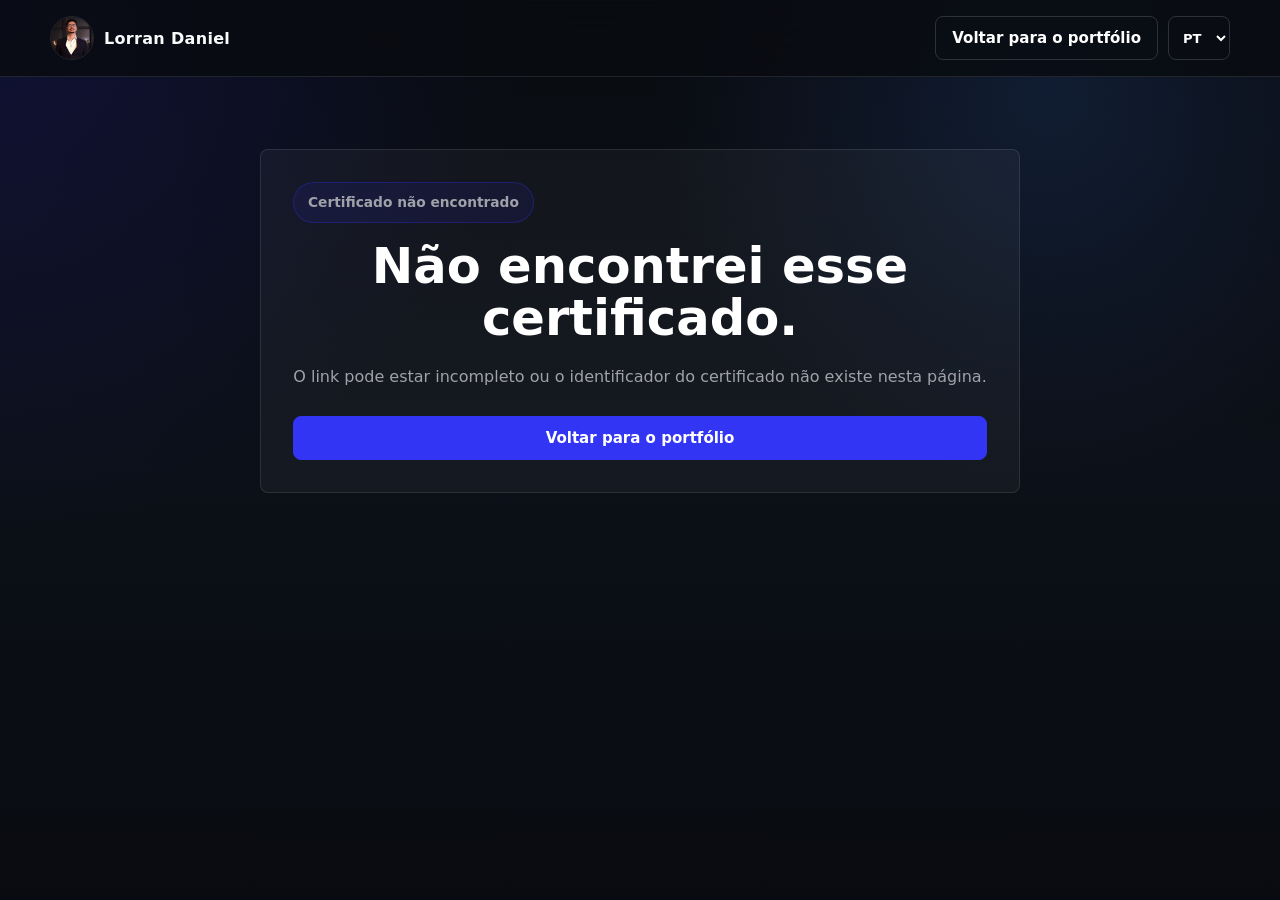
<file: certificado.html>
<!doctype html>
<html lang="pt-BR">
  <head>
    <meta charset="UTF-8" />
    <meta name="viewport" content="width=device-width, initial-scale=1.0" />
    <title>Detalhe do Certificado | Lorran Daniel</title>
    <meta
      name="description"
      content="Detalhe de certificado do portfólio técnico de Lorran Daniel."
    />
    <meta property="og:title" content="Detalhe do Certificado | Lorran Daniel" />
    <meta
      property="og:description"
      content="Visualização detalhada dos certificados e competências técnicas de Lorran Daniel."
    />
    <meta property="og:type" content="article" />
    <link rel="icon" href="favicon.ico?v=20261102" sizes="any" />
    <link rel="icon" type="image/png" sizes="16x16" href="img/favicon-16x16.png?v=20261102" />
    <link rel="icon" type="image/png" sizes="32x32" href="img/favicon-32x32.png?v=20261102" />
    <link rel="apple-touch-icon" sizes="180x180" href="img/apple-touch-icon.png" />
    <link rel="stylesheet" href="css/document-viewer.css?v=20261102-portfolio" />
    <link rel="stylesheet" href="css/style.css?v=20261102-portfolio" />
    <link rel="stylesheet" href="css/brand.css?v=0.6.15" />
  </head>
  <body>
    <header class="site-header">
      <nav class="container nav" aria-label="Navegação principal">
        <a class="brand" href="index.html">
          <img class="brand-avatar" src="img/lorran-daniel-avatar.jpg?v=0.6.15" width="44" height="44" alt="" />
          <span>Lorran Daniel</span>
        </a>
        <div class="certificate-nav-actions">
          <button class="button" type="button" data-back>Voltar para o portfólio</button>
          <select id="languageSelect" class="certificate-language-select" aria-label="Selecionar idioma">
            <option value="pt">PT</option>
            <option value="en">EN</option>
          </select>
        </div>
      </nav>
    </header>

    <main id="app"></main>
    <button id="scrollTopBtn" type="button" title="Voltar ao topo">↑ Topo</button>

    <script>
      const certificates = {
        "aws-ai-practitioner": {
          title: "AWS AI Practitioner - Discovery Day",
          category: "Cloud & IA",
          issuer: "AWS",
          description:
            "Credencial de fundamentos de inteligência artificial aplicada ao ecossistema AWS.",
          pdf: "certificados/aws-ai-practitioner-discovery-day.pdf",
          details: [
            ["Emissor", "AWS"],
            ["Data", "09/08/2025"],
            ["Carga horária", "4 horas"],
            ["Credencial", "8A79068F-35A1-48F4-BA66-CEAE7CDE9C5A"],
          ],
          learned: [
            "Fundamentos de inteligência artificial e principais possibilidades de aplicação em ambientes cloud.",
            "Visão introdutória sobre IA generativa, machine learning e uso responsável de soluções de IA.",
            "Relação entre serviços AWS, automação e modernização de ambientes técnicos.",
          ],
        },
        "hack-fix-cpps": {
          title: "Certified Phishing Prevention Specialist (CPPS)",
          category: "Cybersecurity",
          issuer: "Hack & Fix Academy",
          description:
            "Reconhecimento em prevenção de phishing e práticas defensivas contra ataques baseados em engenharia social.",
          pdf: "certificados/hack-fix-certified-phishing-prevention-specialist-cpps.pdf",
          details: [
            ["Emissor", "Hack & Fix Academy"],
            ["Data", "20/12/2025"],
            ["Carga horária", "Não informada no certificado"],
            ["ID do certificado", "4119-1480-2348-3994"],
          ],
          learned: [
            "Identificação de sinais comuns de phishing em mensagens, links e comunicações suspeitas.",
            "Boas práticas de prevenção e conscientização para reduzir risco humano em segurança.",
            "Importância de validação, reporte e resposta rápida diante de tentativas de fraude.",
          ],
        },
        "crowdstrike-falcon-101": {
          title: "FALCON 101: Falcon Platform Essentials",
          category: "EDR & SecOps",
          issuer: "CrowdStrike",
          description:
            "Curso essencial sobre a plataforma Falcon, com foco em operação e conceitos de proteção de endpoints.",
          pdf: "certificados/crowdstrike-falcon-101-platform-essentials.pdf",
          details: [
            ["Emissor", "CrowdStrike"],
            ["Data", "29/12/2025"],
            ["Carga horária", "Não informada no certificado"],
            ["Número do certificado", "C488389"],
          ],
          learned: [
            "Fundamentos da plataforma Falcon e sua função dentro de uma operação de segurança.",
            "Conceitos de visibilidade, proteção de endpoint e acompanhamento de eventos.",
            "Base para uso de ferramentas EDR em investigação, monitoramento e resposta.",
          ],
        },
        "hack-fix-ccsc": {
          title: "Cybersecurity Career Starter Certification (CCSC)",
          category: "Cybersecurity",
          issuer: "Hack & Fix Academy",
          description:
            "Certificado de conclusão em fundamentos de cybersecurity e preparação para carreira.",
          pdf: "certificados/hack-fix-cybersecurity-career-starter-ccsc.pdf",
          details: [
            ["Emissor", "Hack & Fix Academy"],
            ["Data", "20/12/2025"],
            ["Carga horária", "Não informada no certificado"],
            ["ID do certificado", "2130-2916-6036-4119"],
          ],
          learned: [
            "Fundamentos de segurança da informação e mentalidade inicial para atuação em cybersecurity.",
            "Noções de ameaças, riscos, boas práticas e proteção de ambientes digitais.",
            "Organização de estudos para evolução em trilhas técnicas de segurança.",
          ],
        },
        "crowdstrike-falcon-100": {
          title: "FALCON 100: Falcon Platform Architecture Overview",
          category: "EDR & SecOps",
          issuer: "CrowdStrike",
          description:
            "Visão geral da arquitetura da plataforma Falcon e seus componentes de segurança.",
          pdf: "certificados/crowdstrike-falcon-100-platform-architecture-overview.pdf",
          details: [
            ["Emissor", "CrowdStrike"],
            ["Data", "23/12/2025"],
            ["Carga horária", "Não informada no certificado"],
            ["Número do certificado", "C485022"],
          ],
          learned: [
            "Entendimento da arquitetura geral da plataforma Falcon e sua proposta de proteção.",
            "Relação entre coleta de telemetria, visibilidade de endpoints e resposta a ameaças.",
            "Base conceitual para aprofundamento em EDR, XDR e operações de segurança.",
          ],
        },
        "ef-set-c1": {
          title: "EF SET Certificate",
          category: "Inglês",
          issuer: "EF SET",
          description:
            "Certificado de proficiência em inglês com resultado C1 Advanced no padrão CEFR.",
          pdf: "certificados/ef-set-c1-advanced-certificate.pdf",
          details: [
            ["Emissor", "EF SET"],
            ["Data", "20/12/2025"],
            ["Resultado", "63/100 | C1 Advanced"],
            ["Reading", "C2 Proficient"],
            ["Listening", "B2 Upper Intermediate"],
            ["Validação", "cert.efset.org/jtHw45"],
          ],
          learned: [
            "Comprovação de leitura técnica avançada em inglês, útil para documentação, logs e materiais oficiais.",
            "Boa base de compreensão auditiva para treinamentos, vídeos técnicos e reuniões em inglês.",
            "Apoio à atuação em cloud, cybersecurity e infraestrutura, áreas com documentação majoritariamente em inglês.",
          ],
        },
        "aws-skill-builder": {
          title: "AWS Skill Builder Learner Guide",
          category: "AWS",
          issuer: "AWS Skill Builder",
          description:
            "Certificado de conclusão de treinamento introdutório no AWS Skill Builder.",
          pdf: "certificados/aws-skill-builder-learner-guide.pdf",
          details: [
            ["Emissor", "AWS Skill Builder"],
            ["Data", "09/07/2024"],
            ["Carga horária", "Não informada no certificado"],
          ],
          learned: [
            "Fundamentos iniciais sobre o ecossistema AWS e formas de aprendizado pela plataforma Skill Builder.",
            "Conceitos de serviços cloud, modelos de uso e preparação para trilhas AWS.",
            "Base para continuidade em arquitetura, segurança e operação em nuvem.",
          ],
        },
        "az-900-intro": {
          title: "Introdução à Infraestrutura de Nuvem (AZ-900)",
          category: "Microsoft Azure",
          issuer: "Ka Solution",
          description:
            "Curso introdutório sobre infraestrutura de nuvem e fundamentos relacionados ao Microsoft Azure.",
          pdf: "certificados/ka-solution-infraestrutura-nuvem-az-900.pdf",
          details: [
            ["Emissor", "Ka Solution"],
            ["Data", "29/11/2025"],
            ["Carga horária", "8 horas"],
            ["Código", "5F7C6B5F-E32A-4CBA-8CB6-4CF0934EDAE8"],
            ["Validação", "www.kasolution.com.br/certificado"],
          ],
          learned: [
            "Fundamentos de computação em nuvem e principais conceitos associados ao AZ-900.",
            "Noções de infraestrutura, serviços, modelos de nuvem e recursos do Microsoft Azure.",
            "Base para conversas técnicas sobre migração, operação e arquitetura cloud.",
          ],
        },
        "dp-900-intro": {
          title: "Introdução ao Microsoft Azure Data (DP-900)",
          category: "Microsoft Azure Data",
          issuer: "Ka Solution",
          description:
            "Curso introdutório sobre conceitos de dados e serviços relacionados ao Microsoft Azure.",
          pdf: "certificados/ka-solution-microsoft-azure-data-dp-900.pdf",
          details: [
            ["Emissor", "Ka Solution"],
            ["Data", "13/12/2025"],
            ["Carga horária", "8 horas"],
            ["Código", "8BD205D7-8459-4DE4-BCD0-D64E3DC9AC0B"],
            ["Validação", "www.kasolution.com.br/certificado"],
          ],
          learned: [
            "Conceitos fundamentais de dados, bancos relacionais, dados não relacionais e workloads analíticos.",
            "Visão geral de serviços de dados no Azure e cenários de uso em ambientes corporativos.",
            "Base para entender integrações entre infraestrutura, cloud e dados.",
          ],
        },
        "iam": {
          title: "Identity and Access Management (IAM)",
          category: "IAM",
          issuer: "Udemy",
          description:
            "Curso sobre gestão de identidades e acessos, com foco em governança, segurança e controle.",
          pdf: "certificados/udemy-identity-and-access-management-iam.pdf",
          details: [
            ["Emissor", "Udemy"],
            ["Instrutor", "Rassoul Zadeh"],
            ["Data", "07/01/2026"],
            ["Duração", "10,5 horas"],
            ["Credencial", "UC-05eec049-1af8-44e1-b360-dce2cd3cf809"],
          ],
          learned: [
            "Fundamentos de identidade digital, ciclo de vida de usuários e controle de acessos.",
            "Importância de políticas de autorização, autenticação e segregação de permissões.",
            "Relação entre IAM, segurança corporativa, auditoria e governança.",
          ],
        },
        "pam": {
          title: "Privileged Account (Access) Management (PAM)",
          category: "PAM",
          issuer: "Udemy",
          description:
            "Curso sobre gestão de contas privilegiadas e redução de riscos em acessos administrativos.",
          pdf: "certificados/udemy-privileged-account-access-management-pam.pdf",
          details: [
            ["Emissor", "Udemy"],
            ["Instrutor", "Rassoul Zadeh"],
            ["Data", "23/01/2026"],
            ["Duração", "12,5 horas"],
            ["Credencial", "UC-5ab5f75b-7b6c-4a1b-869f-9ffd9e54f76c"],
          ],
          learned: [
            "Conceitos de contas privilegiadas, riscos de acesso administrativo e necessidade de controle reforçado.",
            "Boas práticas de PAM, aprovação de acessos, auditoria e redução de exposição.",
            "Relação entre privilégios, hardening, compliance e resposta a incidentes.",
          ],
        },
        "coso": {
          title: "COSO | Gestão de Risco Corporativo e Controles Internos",
          category: "GRC",
          issuer: "Udemy",
          description:
            "Curso sobre COSO, gestão de risco, controles internos e governança corporativa.",
          pdf: "certificados/udemy-coso-gestao-risco-corporativo-controles-internos.pdf",
          details: [
            ["Emissor", "Udemy"],
            ["Instrutor", "Uires Tapajós"],
            ["Data", "05/01/2026"],
            ["Duração", "9 horas"],
            ["Credencial", "UC-8dcbc3b1-239e-48ca-9471-f0e410e869ab"],
          ],
          learned: [
            "Fundamentos do framework COSO e sua relação com controles internos.",
            "Noções de gestão de risco corporativo, governança e melhoria de processos.",
            "Base para conectar tecnologia, controles, auditoria e segurança da informação.",
          ],
        },
        "itil-cobit-scrum-pmbok": {
          title: "Gestão e Governança na Prática: Cobit, ITIL, Scrum e PMBOK",
          category: "ITSM & Governança",
          issuer: "Não informado no certificado",
          description:
            "Curso de gestão e governança com conceitos práticos de Cobit, ITIL, Scrum e PMBOK.",
          pdf: "certificados/gestao-governanca-cobit-itil-scrum-pmbok.pdf",
          details: [
            ["Data", "22/11/2025"],
            ["Carga horária", "4 horas"],
            ["Credencial", "53B20FAC-785A-445E-8714-8DB26F110382"],
          ],
          learned: [
            "Conceitos de governança, gestão de serviços e organização de processos de TI.",
            "Noções práticas de Cobit, ITIL, Scrum e PMBOK aplicadas a ambientes corporativos.",
            "Base para operação mais estruturada, comunicação com áreas de negócio e melhoria contínua.",
          ],
        },
        "copilot-office": {
          title: "Copilot Essentials in Microsoft Office",
          category: "IA & Produtividade",
          issuer: "Udemy",
          description:
            "Curso sobre uso de Copilot no Microsoft Office para produtividade e automação de tarefas.",
          pdf: "certificados/udemy-copilot-essentials-microsoft-office.pdf",
          details: [
            ["Emissor", "Udemy"],
            ["Instrutor", "Simon Sez IT"],
            ["Data", "15/01/2026"],
            ["Duração", "1 hora"],
            ["Credencial", "UC-6ab8e454-229f-4c7d-8ce1-f598e3137b4a"],
          ],
          learned: [
            "Uso de recursos de Copilot no Microsoft Office para acelerar tarefas de produtividade.",
            "Aplicação de IA em documentos, apresentações, análises e fluxos administrativos.",
            "Base para incorporar assistentes de IA ao trabalho técnico e operacional.",
          ],
        },
        "generative-ai": {
          title: "Generative AI Unleashed: Exploring Possibilities and Future",
          category: "IA Generativa",
          issuer: "Udemy",
          description:
            "Curso sobre possibilidades, tendências e aplicações de inteligência artificial generativa.",
          pdf: "certificados/udemy-generative-ai-unleashed.pdf",
          details: [
            ["Emissor", "Udemy"],
            ["Instrutor", "Learnsector LLP"],
            ["Data", "15/01/2026"],
            ["Duração", "1 hora"],
            ["Credencial", "UC-89cdb29e-b0d9-4ea6-aa20-72dff664411a"],
          ],
          learned: [
            "Conceitos essenciais de IA generativa e seus cenários de aplicação.",
            "Visão sobre tendências futuras e impacto em produtividade, tecnologia e negócios.",
            "Base para avaliar possibilidades de automação com modelos generativos.",
          ],
        },
        "ai-agents": {
          title: "Intro to AI Agents and Agentic AI",
          category: "Agentes de IA",
          issuer: "Udemy",
          description:
            "Curso introdutório sobre agentes de IA e fluxos de trabalho agentivos.",
          pdf: "certificados/udemy-intro-ai-agents-agentic-ai.pdf",
          details: [
            ["Emissor", "Udemy"],
            ["Instrutor", "365 Careers"],
            ["Data", "15/01/2026"],
            ["Duração", "2 horas"],
            ["Credencial", "UC-9798fe20-2200-429b-8aff-1510290c3a68"],
          ],
          learned: [
            "Fundamentos de agentes de IA e diferença entre automação simples e fluxos agentivos.",
            "Noções de planejamento, execução de tarefas e uso de ferramentas por agentes.",
            "Ideias para aplicar agentes em suporte técnico, documentação e automação operacional.",
          ],
        },
        "vibe-coding": {
          title: "Practical Vibe Coding: AI-Powered Software Development",
          category: "IA & Desenvolvimento",
          issuer: "Udemy",
          description:
            "Curso sobre desenvolvimento de software assistido por IA e prototipação prática.",
          pdf: "certificados/udemy-practical-vibe-coding-ai-powered-software-development.pdf",
          details: [
            ["Emissor", "Udemy"],
            ["Instrutores", "Gustavo Escobar Henríquez, Digital Life Academy"],
            ["Data", "15/01/2026"],
            ["Duração", "2,5 horas"],
            ["Credencial", "UC-4968e73e-cd7b-4df6-82a0-508cdd3c69d6"],
          ],
          learned: [
            "Uso prático de IA para acelerar prototipação e desenvolvimento de soluções.",
            "Como transformar ideias em interfaces, scripts e fluxos com apoio de ferramentas inteligentes.",
            "Boas práticas para revisar, testar e melhorar resultados gerados com IA.",
          ],
        },
        "prompt-engineering": {
          title: "Prompt Engineering for Work",
          category: "IA & Produtividade",
          issuer: "Udemy",
          description:
            "Curso sobre engenharia de prompts para produtividade e tarefas profissionais.",
          pdf: "certificados/udemy-prompt-engineering-for-work.pdf",
          details: [
            ["Emissor", "Udemy"],
            ["Instrutor", "Steve Ballinger, MBA"],
            ["Data", "15/01/2026"],
            ["Duração", "1,5 horas"],
            ["Credencial", "UC-137c7d1e-3a97-462a-80d5-acf137ac62f4"],
          ],
          learned: [
            "Estruturação de prompts mais claros para obter respostas úteis e consistentes.",
            "Aplicação de IA em escrita, análise, documentação e organização de tarefas.",
            "Cuidados ao revisar saídas de IA e adaptar respostas ao contexto profissional.",
          ],
        },
      };

      const params = new URLSearchParams(window.location.search);
      const pageLanguage = params.get("lang") === "en" ? "en" : "pt";
      const certificate = certificates[params.get("id")];
      const app = document.querySelector("#app");

      function goBack() {
        if (document.referrer && history.length > 1) {
          history.back();
          return;
        }

        window.location.href = `index.html?lang=${pageLanguage}#certificados`;
      }

      document.querySelectorAll("[data-back]").forEach((button) => {
        button.addEventListener("click", goBack);
      });

      function renderEmptyState() {
        app.innerHTML = `
          <section class="container empty-state">
            <p class="eyebrow">Certificado não encontrado</p>
            <h1>Não encontrei esse certificado.</h1>
            <p>O link pode estar incompleto ou o identificador do certificado não existe nesta página.</p>
            <div class="actions" style="justify-content: center;">
              <button class="button primary" type="button" data-back>Voltar para o portfólio</button>
            </div>
          </section>
        `;
        app.querySelector("[data-back]").addEventListener("click", goBack);
      }

      function renderCertificate(data) {
        document.title = `${data.title} | Lorran Daniel`;

        const details = data.details
          .map(
            ([label, value]) => `
              <div class="meta-item${
                /^(?:credencial|código|id(?: do certificado)?|número do certificado)$/i.test(label) ||
                /^(?:UC-)?[\da-f]{8}-[\da-f]{4}-[\da-f]{4}-[\da-f]{4}-[\da-f]{12}$/i.test(value)
                  ? " meta-item--identifier"
                  : ""
              }">
                <strong>${label}</strong>
                <span>${value}</span>
              </div>
            `,
          )
          .join("");

        const learned = data.learned.map((item) => `<li>${item}</li>`).join("");

        app.innerHTML = `
          <section class="container certificate-layout">
            <div class="certificate-content">
              <article class="summary">
                <p class="eyebrow">${data.category}</p>
                <h1>${data.title}</h1>
                <p class="description">${data.description}</p>

                <div class="meta-grid">${details}</div>

                <div class="actions">
                  <button class="button primary" type="button" data-back>Voltar para a página anterior</button>
                  <a class="button" href="${data.pdf}" target="_blank" rel="noreferrer">Abrir PDF original</a>
                </div>
              </article>

              <article class="learned">
                <p class="section-kicker">O que foi aprendido</p>
                <h2>Resumo do aprendizado</h2>
                <ul>${learned}</ul>
              </article>
            </div>

            <aside class="pdf-panel" aria-label="Visualização do certificado">
              <div class="pdf-header">
                <div>
                  <p class="section-kicker">Certificado</p>
                  <h2>Visualização do PDF</h2>
                </div>
                <a class="button" href="${data.pdf}" target="_blank" rel="noreferrer">Abrir em nova aba</a>
              </div>
              <iframe class="pdf-frame" src="${data.pdf}" title="PDF - ${data.title}"></iframe>
              <p class="pdf-mobile-note">
                A visualização direta do PDF pode não funcionar bem em telas menores. Use o botão
                "Abrir em nova aba" acima para visualizar o certificado com mais conforto.
              </p>
            </aside>
          </section>
        `;

        app.querySelector("[data-back]").addEventListener("click", goBack);
      }

      if (certificate) {
        renderCertificate(certificate);
      } else {
        renderEmptyState();
      }

      const scrollTopBtn = document.getElementById("scrollTopBtn");

      window.addEventListener("scroll", () => {
        const isVisible = document.documentElement.scrollTop > 420 || document.body.scrollTop > 420;
        scrollTopBtn.style.display = isVisible ? "inline-flex" : "none";
      });

      scrollTopBtn.addEventListener("click", () => {
        window.scrollTo({ top: 0, behavior: "smooth" });
      });
    </script>
    <script src="js/certificate-i18n.js?v=20261102-portfolio"></script>
  </body>
</html>
</file>
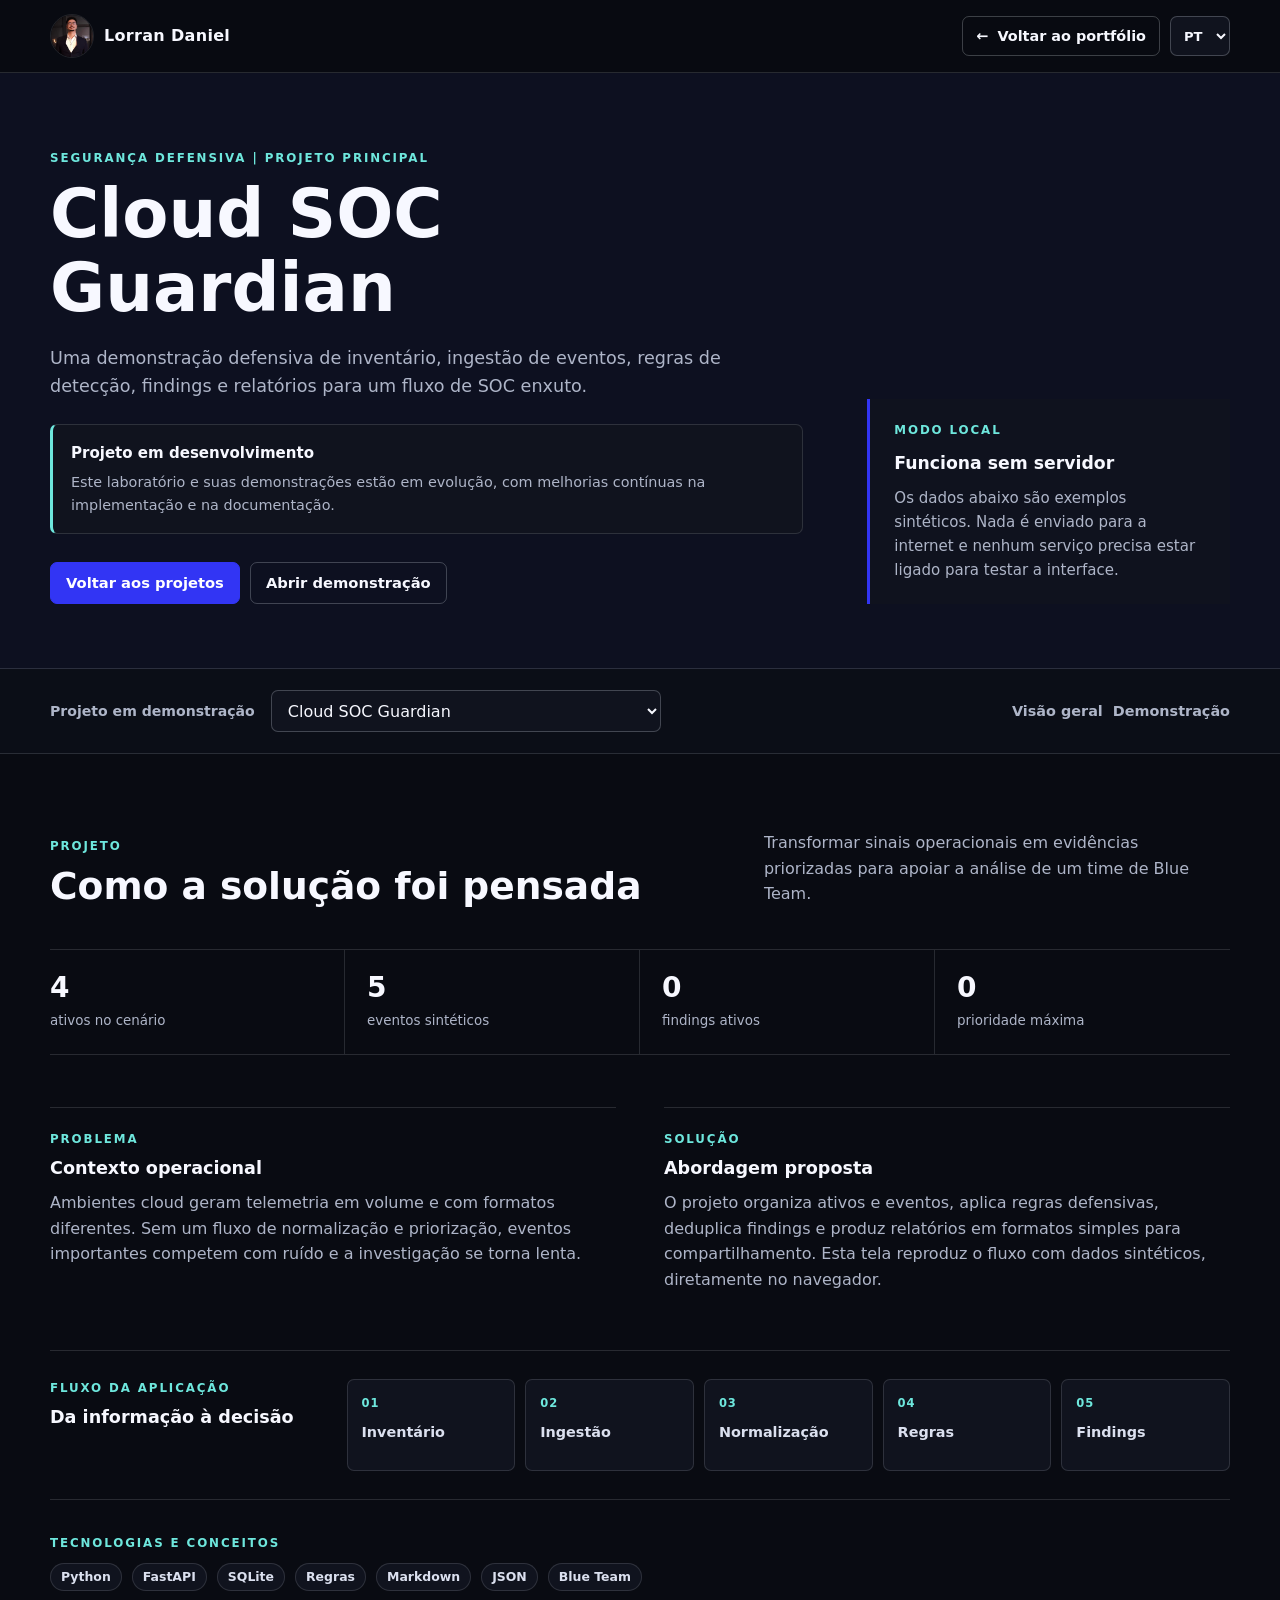
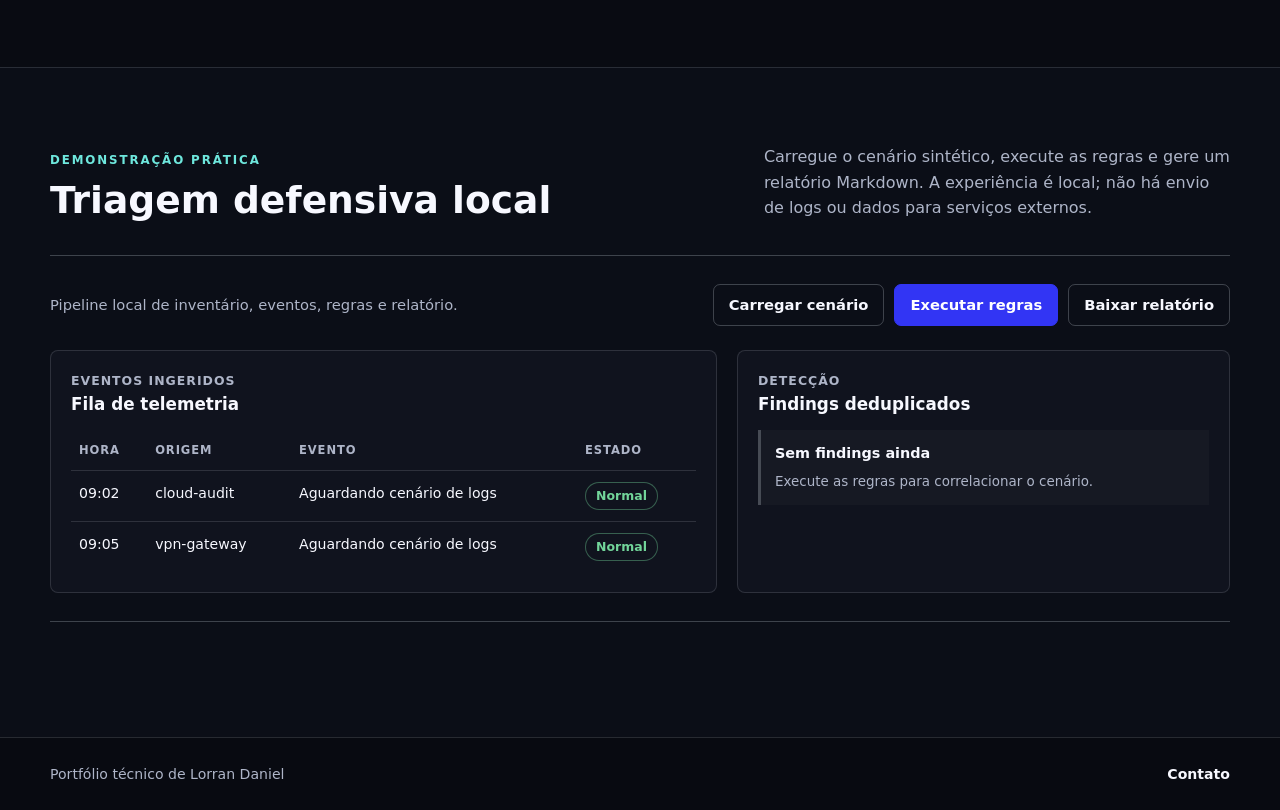
<file: projetos/lab.html>
<!doctype html>
<html lang="pt-BR">
  <head>
    <meta charset="UTF-8" />
    <meta name="viewport" content="width=device-width, initial-scale=1" />
    <meta
      name="description"
      content="Demonstrações locais e interativas dos projetos técnicos de Lorran Daniel."
    />
    <title>Laboratórios locais | Lorran Daniel</title>
    <link rel="icon" href="../favicon.ico?v=20261102" sizes="any" />
    <link rel="icon" type="image/png" href="../img/favicon-16x16.png?v=20261102" sizes="16x16" />
    <link rel="icon" type="image/png" href="../img/favicon-32x32.png?v=20261102" sizes="32x32" />
    <link rel="apple-touch-icon" href="../img/apple-touch-icon.png?v=20261102" sizes="180x180" />
    <link rel="stylesheet" href="../css/project-lab.css?v=20261102-portfolio" />
    <link rel="stylesheet" href="../css/brand.css?v=0.6.15" />
  </head>
  <body>
    <a class="skip-link" href="#conteudo">Ir para o conteúdo</a>

    <header class="site-header">
      <div class="shell header-content">
        <a class="brand" href="../index.html#inicio">
          <img class="brand-avatar" src="../img/lorran-daniel-avatar.jpg?v=0.6.15" width="44" height="44" alt="" />
          <span>Lorran Daniel</span>
        </a>
        <div class="header-actions">
          <a class="back-link" href="../index.html#projetos">
            <span aria-hidden="true">←</span>
            Voltar ao portfólio
          </a>
          <select id="languageSelect" class="project-language-select" aria-label="Selecionar idioma">
            <option value="pt">PT</option>
            <option value="en">EN</option>
          </select>
        </div>
      </div>
    </header>

    <main id="conteudo">
      <section class="project-hero" aria-labelledby="projectTitle">
        <div class="shell project-hero-grid">
          <div>
            <p class="eyebrow" id="projectCategory">Laboratório local</p>
            <h1 id="projectTitle">Carregando projeto...</h1>
            <p class="hero-copy" id="projectSummary"></p>
            <aside class="development-note" aria-labelledby="developmentNoteTitle">
              <strong id="developmentNoteTitle">Projeto em desenvolvimento</strong>
              <p>
                Este laboratório e suas demonstrações estão em evolução, com melhorias contínuas
                na implementação e na documentação.
              </p>
            </aside>
            <div class="hero-actions">
              <a class="button button-primary" href="../index.html#projetos">
                Voltar aos projetos
              </a>
              <button class="button" id="goToDemo" type="button">Abrir demonstração</button>
            </div>
          </div>

          <aside class="local-note" aria-label="Modo de demonstração">
            <p class="local-note-label">Modo local</p>
            <strong>Funciona sem servidor</strong>
            <p>
              Os dados abaixo são exemplos sintéticos. Nada é enviado para a internet e nenhum
              serviço precisa estar ligado para testar a interface.
            </p>
          </aside>
        </div>
      </section>

      <section class="project-switcher" aria-label="Navegação entre projetos">
        <div class="shell switcher-content">
          <label for="projectSelect">Projeto em demonstração</label>
          <select id="projectSelect" name="project"></select>
          <nav class="page-nav" aria-label="Navegação da página">
            <a href="#visao-geral">Visão geral</a>
            <a href="#demonstracao">Demonstração</a>
          </nav>
        </div>
      </section>

      <section class="section" id="visao-geral" aria-labelledby="overviewTitle">
        <div class="shell">
          <div class="section-heading">
            <div>
              <p class="eyebrow">Projeto</p>
              <h2 id="overviewTitle">Como a solução foi pensada</h2>
            </div>
            <p id="projectObjective"></p>
          </div>

          <div class="metrics-grid" id="projectMetrics" aria-label="Indicadores do projeto"></div>

          <div class="details-grid">
            <section class="detail-section" aria-labelledby="problemTitle">
              <p class="detail-label">Problema</p>
              <h3 id="problemTitle">Contexto operacional</h3>
              <p id="projectProblem"></p>
            </section>
            <section class="detail-section" aria-labelledby="solutionTitle">
              <p class="detail-label">Solução</p>
              <h3 id="solutionTitle">Abordagem proposta</h3>
              <p id="projectSolution"></p>
            </section>
          </div>

          <div class="architecture-section">
            <div>
              <p class="detail-label">Fluxo da aplicação</p>
              <h3>Da informação à decisão</h3>
            </div>
            <ol class="flow-list" id="projectFlow"></ol>
          </div>

          <div class="tech-section">
            <p class="detail-label">Tecnologias e conceitos</p>
            <div class="tech-list" id="projectTechnologies"></div>
          </div>
        </div>
      </section>

      <section class="section demo-section" id="demonstracao" aria-labelledby="demoTitle">
        <div class="shell">
          <div class="section-heading demo-heading">
            <div>
              <p class="eyebrow">Demonstração prática</p>
              <h2 id="demoTitle">Exemplo local</h2>
            </div>
            <p id="demoDescription"></p>
          </div>

          <div id="demoRoot"></div>
          <p class="status-message" id="statusMessage" aria-live="polite"></p>
        </div>
      </section>
    </main>

    <footer class="site-footer">
      <div class="shell footer-content">
        <span>Portfólio técnico de Lorran Daniel</span>
        <a href="../index.html#contato">Contato</a>
      </div>
    </footer>

    <script src="../js/project-lab.js?v=20261030-responsive"></script>
    <script src="../js/project-lab-i18n.js?v=20261102-portfolio"></script>
  </body>
</html>
</file>
<file: css/document-viewer.css>
:root {
  color-scheme: dark;
  --bg: #090b10;
  --panel: rgba(255, 255, 255, 0.045);
  --panel-strong: #0d111a;
  --border: rgba(255, 255, 255, 0.1);
  --text: #f8fafc;
  --muted: #a1a1aa;
  --soft: #d4d4d8;
  --teal: #3235f4;
  --sky: #c7d2fe;
}

* {
  box-sizing: border-box;
}

body {
  margin: 0;
  min-height: 100vh;
  background:
    radial-gradient(circle at top left, rgba(50, 53, 244, 0.16), transparent 34%),
    radial-gradient(circle at 82% 10%, rgba(59, 130, 246, 0.14), transparent 30%),
    linear-gradient(180deg, #090b10 0%, #0c1018 52%, #090b10 100%);
  color: var(--text);
  font-family:
    Inter, ui-sans-serif, system-ui, -apple-system, BlinkMacSystemFont, "Segoe UI",
    sans-serif;
}

a {
  color: inherit;
  text-decoration: none;
}

.container {
  width: min(100% - 40px, 1180px);
  margin: 0 auto;
}

.site-header {
  border-bottom: 1px solid var(--border);
  background: rgba(9, 11, 16, 0.82);
  backdrop-filter: blur(18px);
}

.nav {
  display: flex;
  min-width: 0;
  align-items: center;
  justify-content: space-between;
  gap: 16px;
  padding: 16px 0;
}

.brand {
  min-width: 0;
  font-weight: 800;
  letter-spacing: 0.02em;
  overflow-wrap: anywhere;
}

.certificate-nav-actions,
.document-nav-actions {
  display: flex;
  min-width: 0;
  flex-wrap: wrap;
  align-items: center;
  gap: 10px;
}

.certificate-language-select,
.document-language-select {
  flex-shrink: 0;
  min-height: 44px;
  border: 1px solid rgba(255, 255, 255, 0.15);
  border-radius: 8px;
  background: transparent;
  color: white;
  cursor: pointer;
  font: inherit;
  font-size: 0.82rem;
  font-weight: 800;
  padding: 0 10px;
}

.certificate-language-select:hover,
.document-language-select:hover {
  border-color: rgba(199, 210, 254, 0.7);
  background: rgba(199, 210, 254, 0.1);
}

.button {
  display: inline-flex;
  min-width: 0;
  max-width: 100%;
  align-items: center;
  justify-content: center;
  min-height: 44px;
  border: 1px solid rgba(255, 255, 255, 0.15);
  border-radius: 8px;
  background: transparent;
  color: white;
  padding: 10px 16px;
  font: inherit;
  font-size: 0.94rem;
  font-weight: 800;
  text-align: center;
  white-space: normal;
  overflow-wrap: anywhere;
  cursor: pointer;
  transition: 180ms ease;
}

.button:hover {
  border-color: rgba(199, 210, 254, 0.7);
  background: rgba(199, 210, 254, 0.1);
}

.button.primary {
  border-color: #3235f4;
  background: #3235f4;
  color: white;
}

.button.primary:hover {
  border-color: #4f52ff;
  background: #4f52ff;
}

.certificate-layout,
.document-layout {
  display: grid;
  grid-template-columns: minmax(360px, 0.92fr) minmax(460px, 1.08fr);
  gap: 28px;
  align-items: start;
  padding: 56px 0 64px;
}

.certificate-content,
.document-content {
  display: grid;
  min-width: 0;
  gap: 20px;
}

.summary,
.learned,
.pdf-panel,
.empty-state {
  min-width: 0;
  border: 1px solid var(--border);
  border-radius: 8px;
  background: var(--panel);
}

.summary {
  padding: 28px;
}

.eyebrow {
  width: fit-content;
  max-width: 100%;
  margin: 0 0 18px;
  border: 1px solid rgba(50, 53, 244, 0.3);
  border-radius: 999px;
  background: rgba(50, 53, 244, 0.1);
  color: #d9dcff;
  padding: 8px 14px;
  font-size: 0.86rem;
  font-weight: 800;
}

h1,
h2,
h3,
p {
  margin-top: 0;
  overflow-wrap: anywhere;
}

h1 {
  margin-bottom: 18px;
  color: white;
  font-size: clamp(2.3rem, 6vw, 4.1rem);
  line-height: 1.04;
  letter-spacing: 0;
}

.description {
  margin-bottom: 0;
  color: var(--soft);
  font-size: 1.04rem;
  line-height: 1.75;
}

.meta-grid {
  display: grid;
  min-width: 0;
  gap: 10px;
  margin-top: 24px;
}

.meta-item {
  display: grid;
  min-width: 0;
  grid-template-columns: 150px minmax(0, 1fr);
  gap: 14px;
  border-bottom: 1px solid rgba(255, 255, 255, 0.08);
  padding-bottom: 10px;
  color: var(--muted);
  line-height: 1.5;
}

.meta-item:last-child {
  border-bottom: 0;
  padding-bottom: 0;
}

.meta-item strong {
  min-width: 0;
  color: white;
  overflow-wrap: anywhere;
}

.meta-item span {
  min-width: 0;
  overflow-wrap: anywhere;
}

.meta-item--identifier {
  grid-template-columns: minmax(0, 1fr);
  gap: 4px;
}

.meta-item--identifier span {
  font-family: "SFMono-Regular", Consolas, "Liberation Mono", Menlo, monospace;
  font-size: clamp(11px, 1.25vw, 14px);
  font-variant-numeric: tabular-nums;
  letter-spacing: 0;
  white-space: nowrap;
  overflow-wrap: normal;
  word-break: normal;
}

.actions {
  display: grid;
  grid-template-columns: repeat(2, minmax(0, 1fr));
  gap: 12px;
  margin-top: 26px;
}

.actions .button:last-child:nth-child(odd) {
  grid-column: 1 / -1;
}

.learned {
  padding: 28px;
}

.section-kicker {
  margin-bottom: 12px;
  color: var(--teal);
  font-size: 0.78rem;
  font-weight: 800;
  letter-spacing: 0.24em;
  text-transform: uppercase;
}

.learned h2,
.pdf-panel h2 {
  margin-bottom: 18px;
  color: white;
  font-size: 1.6rem;
}

.learned ul {
  display: grid;
  gap: 12px;
  margin: 0;
  padding: 0;
  list-style: none;
}

.learned li {
  min-width: 0;
  border-left: 3px solid rgba(50, 53, 244, 0.55);
  background: rgba(13, 17, 26, 0.72);
  border-radius: 6px;
  color: var(--soft);
  line-height: 1.65;
  overflow-wrap: anywhere;
  padding: 12px 14px;
}

.pdf-panel {
  overflow: hidden;
  position: sticky;
  top: 20px;
}

.pdf-header {
  display: flex;
  align-items: center;
  justify-content: space-between;
  gap: 18px;
  border-bottom: 1px solid var(--border);
  padding: 18px 20px;
}

.pdf-header h2 {
  margin-bottom: 0;
}

.pdf-header > div {
  min-width: 0;
}

.pdf-header .button {
  flex-shrink: 0;
}

.pdf-frame {
  display: block;
  min-width: 0;
  width: 100%;
  max-width: 100%;
  height: min(78vh, 860px);
  border: 0;
  background: #111827;
}

.pdf-fallback {
  min-width: 0;
  max-width: 100%;
  height: 100%;
  overflow: auto;
  background: white;
}

.pdf-fallback img {
  display: block;
  width: 100%;
  max-width: 100%;
  height: auto;
}

.empty-state {
  margin: 72px auto;
  max-width: 760px;
  padding: 32px;
  text-align: center;
}

.empty-state h1 {
  font-size: clamp(2rem, 5vw, 3.1rem);
}

.empty-state p {
  color: var(--muted);
  line-height: 1.7;
}

@media (max-width: 920px) {
  .certificate-layout,
  .document-layout {
    grid-template-columns: minmax(0, 1fr);
  }

  .pdf-panel {
    position: static;
  }
}

@media (max-width: 640px) {
  .container {
    width: min(100% - 28px, 1180px);
  }

  .nav,
  .pdf-header {
    align-items: stretch;
    flex-direction: column;
  }

  .nav .brand {
    align-self: flex-start;
  }

  .certificate-nav-actions,
  .document-nav-actions {
    display: grid;
    width: 100%;
    grid-template-columns: minmax(0, 1fr) auto;
  }

  .certificate-layout,
  .document-layout {
    gap: 20px;
    padding: 32px 0 40px;
  }

  .summary,
  .learned {
    padding: 20px;
  }

  h1,
  .empty-state h1 {
    font-size: clamp(1.75rem, 8vw, 2.3rem);
    line-height: 1.12;
  }

  .learned h2,
  .pdf-panel h2 {
    font-size: clamp(1.25rem, 5.5vw, 1.5rem);
    line-height: 1.25;
  }

  .meta-item {
    grid-template-columns: minmax(0, 1fr);
    gap: 4px;
  }

  .actions {
    display: grid;
    grid-template-columns: minmax(0, 1fr);
  }

  .pdf-header .button {
    width: 100%;
  }

  .empty-state {
    margin: 40px auto;
    padding: 20px;
  }

  .pdf-frame {
    height: 68vh;
  }
}

@media (max-width: 360px) {
  .certificate-content .summary {
    padding: 14px;
  }
}
</file>
<file: css/style.css>
:root {
  color-scheme: dark;
  --bg: #090b10;
  --panel: rgba(255, 255, 255, 0.04);
  --panel-strong: #0d111a;
  --border: rgba(255, 255, 255, 0.1);
  --text: #f8fafc;
  --muted: #a1a1aa;
  --soft: #d4d4d8;
  --teal: #3235f4;
  --sky: #c7d2fe;
}

article[hidden] {
  display: none !important;
}

.filter-container {
  display: flex;
  flex-wrap: wrap;
  gap: 10px;
  margin: 0 0 28px;
}

.filter-btn {
  max-width: 100%;
  border: 1px solid var(--border);
  border-radius: 8px;
  background: var(--panel);
  color: var(--text);
  cursor: pointer;
  font: inherit;
  font-size: 0.92rem;
  font-weight: 700;
  min-height: 44px;
  padding: 0 15px;
  transition: 180ms ease;
}

.filter-btn:hover,
.filter-btn.active {
  border-color: rgba(50, 53, 244, 0.7);
  background: rgba(50, 53, 244, 0.1);
  color: var(--teal);
}

.featured-project {
  grid-column: 1 / -1;
  overflow: hidden;
  position: relative;
}

.featured-project::before {
  content: "";
  position: absolute;
  inset: 0;
  background:
    linear-gradient(135deg, rgba(50, 53, 244, 0.14), transparent 36%),
    repeating-linear-gradient(90deg, rgba(199, 210, 254, 0.08) 0 1px, transparent 1px 18px);
  opacity: 0.72;
  pointer-events: none;
}

.featured-project > * {
  position: relative;
}

.project-links {
  display: flex;
  flex-wrap: wrap;
  gap: 10px;
  margin-top: 22px;
}

.project-mark.guardian {
  background:
    radial-gradient(circle at 50% 48%, rgba(50, 53, 244, 0.34), transparent 34%),
    rgba(50, 53, 244, 0.1);
  position: relative;
}

.project-mark.guardian::before {
  content: "";
  position: absolute;
  inset: 9px 12px 8px;
  background: rgba(50, 53, 244, 0.92);
  clip-path: polygon(50% 0, 92% 16%, 82% 76%, 50% 100%, 18% 76%, 8% 16%);
}

#scrollTopBtn {
  display: none;
  position: fixed;
  right: 22px;
  bottom: 22px;
  z-index: 99;
  min-height: 44px;
  border: 1px solid var(--border);
  border-radius: 8px;
  background: rgba(13, 17, 26, 0.9);
  color: var(--teal);
  cursor: pointer;
  font: inherit;
  font-weight: 800;
  padding: 0 15px;
  backdrop-filter: blur(10px);
  transition: 180ms ease;
}

#scrollTopBtn:hover {
  border-color: rgba(50, 53, 244, 0.75);
  background: rgba(50, 53, 244, 0.14);
  transform: translateY(-2px);
}

.pdf-mobile-note {
  display: none;
}

@media (max-width: 768px) {
  .filter-container {
    gap: 8px;
    padding-bottom: 3px;
  }

  .filter-btn {
    flex: 0 1 auto;
    min-height: 44px;
    padding: 0 13px;
    white-space: normal;
  }

  #scrollTopBtn {
    right: 14px;
    bottom: calc(14px + env(safe-area-inset-bottom, 0px));
    min-height: 44px;
    padding: 0 13px;
  }

  .pdf-frame {
    display: none !important;
  }

  .pdf-mobile-note {
    display: block;
    margin: 0;
    border-top: 1px dashed var(--border);
    background: rgba(255, 255, 255, 0.035);
    color: var(--muted);
    font-size: 0.95rem;
    line-height: 1.65;
    padding: 28px 20px;
    text-align: center;
  }
}
</file>
<file: css/brand.css>
.site-header .brand {
  display: inline-flex;
  align-items: center;
  gap: 10px;
}

.brand-avatar {
  display: block;
  width: 44px;
  height: 44px;
  flex: none;
  border: 1px solid rgba(255, 255, 255, 0.1);
  border-radius: 50%;
}

@media (max-width: 680px) {
  .site-header .brand {
    gap: 8px;
  }

  .brand-avatar {
    width: 34px;
    height: 34px;
  }
}

@media (max-width: 360px) {
  .site-header .brand {
    gap: 6px;
    font-size: 0.9rem;
  }

  .brand-avatar {
    width: 30px;
    height: 30px;
  }
}
</file>
<file: css/project-lab.css>
:root {
  color-scheme: dark;
  --accent: #3235f4;
  --accent-soft: rgba(50, 53, 244, 0.16);
  --canvas: #090b12;
  --surface: #10131e;
  --surface-strong: #151927;
  --line: rgba(226, 232, 240, 0.14);
  --line-strong: rgba(226, 232, 240, 0.24);
  --text: #f7f8ff;
  --muted: #aeb5c8;
  --cyan: #6ee7dd;
  --yellow: #f2c86d;
  --red: #ff7a86;
  --green: #72d59a;
  font-family: Inter, ui-sans-serif, system-ui, -apple-system, BlinkMacSystemFont, "Segoe UI", sans-serif;
}

* {
  box-sizing: border-box;
}

html {
  scroll-behavior: smooth;
  scroll-padding-top: 96px;
}

body {
  min-width: 0;
  margin: 0;
  background: var(--canvas);
  color: var(--text);
  line-height: 1.6;
  overflow-wrap: break-word;
}

button,
select {
  font: inherit;
}

button,
a {
  -webkit-tap-highlight-color: transparent;
}

a {
  color: inherit;
}

a:focus-visible,
button:focus-visible,
select:focus-visible {
  outline: 3px solid var(--cyan);
  outline-offset: 3px;
}

.shell {
  width: min(1180px, calc(100% - 48px));
  margin: 0 auto;
}

.skip-link {
  position: fixed;
  top: 12px;
  left: 12px;
  z-index: 20;
  transform: translateY(-160%);
  border-radius: 6px;
  background: var(--text);
  color: var(--canvas);
  font-weight: 800;
  padding: 8px 12px;
  text-decoration: none;
}

.skip-link:focus {
  transform: translateY(0);
}

.site-header {
  position: sticky;
  top: 0;
  z-index: 10;
  border-bottom: 1px solid var(--line);
  background: rgba(9, 11, 18, 0.94);
  backdrop-filter: blur(14px);
}

.header-content,
.footer-content {
  display: flex;
  min-height: 72px;
  align-items: center;
  justify-content: space-between;
  gap: 20px;
}

.header-actions {
  display: flex;
  min-width: 0;
  align-items: center;
  gap: 10px;
}

.brand {
  font-size: 1rem;
  font-weight: 800;
  letter-spacing: 0.02em;
  text-decoration: none;
}

.back-link {
  display: inline-flex;
  min-width: 0;
  max-width: 100%;
  min-height: 40px;
  align-items: center;
  gap: 9px;
  border: 1px solid var(--line-strong);
  border-radius: 7px;
  color: var(--text);
  font-size: 0.9rem;
  font-weight: 700;
  line-height: 1.4;
  padding: 8px 13px;
  text-decoration: none;
  transition: border-color 160ms ease, background-color 160ms ease;
}

.back-link:hover {
  border-color: var(--accent);
  background: var(--accent-soft);
}

.project-language-select {
  min-height: 40px;
  border: 1px solid var(--line-strong);
  border-radius: 7px;
  background: var(--surface);
  color: var(--text);
  cursor: pointer;
  font-size: 0.82rem;
  font-weight: 800;
  padding: 0 9px;
}

.project-language-select:hover {
  border-color: var(--accent);
  background: var(--accent-soft);
}

.project-hero {
  border-bottom: 1px solid var(--line);
  background: #0d1020;
  padding: 76px 0 64px;
}

.project-hero-grid {
  display: grid;
  grid-template-columns: minmax(0, 1.35fr) minmax(260px, 0.65fr);
  align-items: end;
  gap: 64px;
}

.project-hero-grid > *,
.switcher-content > *,
.section-heading > *,
.details-grid > *,
.architecture-section > *,
.demo-grid > *,
.monitoring-layout > * {
  min-width: 0;
}

.eyebrow,
.detail-label,
.local-note-label {
  margin: 0 0 10px;
  color: var(--cyan);
  font-size: 0.74rem;
  font-weight: 800;
  letter-spacing: 0.16em;
  text-transform: uppercase;
}

h1,
h2,
h3,
p {
  margin-top: 0;
}

h1,
h2,
h3 {
  color: var(--text);
  line-height: 1.1;
}

h1 {
  max-width: 820px;
  margin-bottom: 18px;
  font-size: 4.2rem;
  letter-spacing: 0;
}

h2 {
  margin-bottom: 0;
  font-size: 2.35rem;
  letter-spacing: 0;
}

h3 {
  margin-bottom: 12px;
  font-size: 1.1rem;
  letter-spacing: 0;
}

.hero-copy {
  max-width: 760px;
  margin-bottom: 0;
  color: var(--muted);
  font-size: 1.1rem;
}

.development-note {
  min-width: 0;
  max-width: 760px;
  margin-top: 24px;
  border: 1px solid var(--line);
  border-left: 3px solid var(--cyan);
  border-radius: 7px;
  background: var(--surface);
  padding: 16px 18px;
}

.development-note strong {
  display: block;
  margin-bottom: 6px;
  color: var(--text);
  font-size: 0.94rem;
}

.development-note p {
  margin-bottom: 0;
  color: var(--muted);
  font-size: 0.9rem;
}

.hero-actions,
.demo-actions,
.tech-list,
.legend,
.page-nav {
  display: flex;
  flex-wrap: wrap;
  gap: 10px;
}

.hero-actions {
  margin-top: 28px;
}

.button {
  display: inline-flex;
  min-width: 0;
  max-width: 100%;
  min-height: 42px;
  align-items: center;
  justify-content: center;
  border: 1px solid var(--line-strong);
  border-radius: 7px;
  background: transparent;
  color: var(--text);
  cursor: pointer;
  font-size: 0.92rem;
  font-weight: 800;
  line-height: 1.4;
  overflow-wrap: anywhere;
  padding: 8px 15px;
  text-align: center;
  text-decoration: none;
  transition: border-color 160ms ease, background-color 160ms ease, transform 160ms ease;
}

.button:hover {
  border-color: var(--accent);
  background: var(--accent-soft);
  transform: translateY(-1px);
}

.button-primary {
  border-color: var(--accent);
  background: var(--accent);
  color: #ffffff;
}

.button-primary:hover {
  background: #4548ff;
}

.local-note {
  border-left: 3px solid var(--accent);
  background: rgba(16, 19, 30, 0.8);
  padding: 22px 24px;
}

.local-note strong {
  display: block;
  margin-bottom: 8px;
  font-size: 1.08rem;
}

.local-note p:last-child {
  margin-bottom: 0;
  color: var(--muted);
  font-size: 0.94rem;
}

.project-switcher {
  border-bottom: 1px solid var(--line);
  background: #0b0e17;
}

.switcher-content {
  display: grid;
  grid-template-columns: auto minmax(260px, 390px) 1fr;
  align-items: center;
  gap: 16px;
  min-height: 84px;
}

.switcher-content label {
  color: var(--muted);
  font-size: 0.88rem;
  font-weight: 700;
}

.switcher-content select {
  min-width: 0;
  min-height: 42px;
  max-width: 100%;
  border: 1px solid var(--line-strong);
  border-radius: 7px;
  background: var(--surface);
  color: var(--text);
  cursor: pointer;
  padding: 0 12px;
}

.page-nav {
  justify-content: flex-end;
}

.page-nav a {
  color: var(--muted);
  font-size: 0.9rem;
  font-weight: 700;
  text-decoration: none;
}

.page-nav a:hover {
  color: var(--cyan);
}

.section {
  padding: 76px 0;
}

.demo-section {
  border-top: 1px solid var(--line);
  background: #0b0e17;
}

.section-heading {
  display: grid;
  grid-template-columns: minmax(0, 1fr) minmax(260px, 0.7fr);
  align-items: end;
  gap: 48px;
  margin-bottom: 42px;
}

.section-heading > p {
  max-width: 520px;
  margin-bottom: 0;
  color: var(--muted);
}

.metrics-grid {
  display: grid;
  grid-template-columns: repeat(4, minmax(0, 1fr));
  border-top: 1px solid var(--line);
  border-bottom: 1px solid var(--line);
}

.metric-item {
  min-width: 0;
  border-right: 1px solid var(--line);
  padding: 22px;
}

.metric-item:first-child {
  padding-left: 0;
}

.metric-item:last-child {
  border-right: 0;
}

.metric-value {
  display: block;
  overflow-wrap: anywhere;
  color: var(--text);
  font-size: 1.75rem;
  font-weight: 850;
  line-height: 1.15;
}

.metric-label {
  display: block;
  margin-top: 6px;
  color: var(--muted);
  font-size: 0.84rem;
}

.details-grid {
  display: grid;
  grid-template-columns: repeat(2, minmax(0, 1fr));
  gap: 48px;
  margin-top: 52px;
}

.detail-section {
  border-top: 1px solid var(--line);
  padding-top: 22px;
}

.detail-section p:last-child {
  max-width: 620px;
  margin-bottom: 0;
  color: var(--muted);
}

.architecture-section {
  display: grid;
  grid-template-columns: minmax(210px, 0.45fr) minmax(0, 1.55fr);
  gap: 40px;
  margin-top: 58px;
  padding: 28px 0;
  border-top: 1px solid var(--line);
  border-bottom: 1px solid var(--line);
}

.architecture-section h3 {
  margin-bottom: 0;
}

.flow-list {
  display: grid;
  grid-template-columns: repeat(5, minmax(0, 1fr));
  gap: 10px;
  margin: 0;
  padding: 0;
  list-style: none;
}

.flow-list li {
  position: relative;
  min-width: 0;
  min-height: 92px;
  border: 1px solid var(--line);
  border-radius: 7px;
  background: var(--surface);
  color: var(--soft, #dbe0ef);
  font-size: 0.9rem;
  font-weight: 700;
  overflow-wrap: anywhere;
  padding: 14px;
}

.flow-list li::before {
  display: block;
  margin-bottom: 8px;
  color: var(--cyan);
  content: "0" counter(flow-step);
  counter-increment: flow-step;
  font-size: 0.72rem;
  font-weight: 900;
  letter-spacing: 0.08em;
}

.flow-list {
  counter-reset: flow-step;
}

.tech-section {
  margin-top: 34px;
}

.tech-list span,
.legend span,
.table-pill,
.state-pill {
  display: inline-flex;
  max-width: 100%;
  min-height: 28px;
  align-items: center;
  border: 1px solid var(--line);
  border-radius: 999px;
  background: var(--surface);
  color: var(--soft, #dbe0ef);
  font-size: 0.78rem;
  font-weight: 700;
  overflow-wrap: anywhere;
  padding: 0 10px;
}

.demo-heading {
  margin-bottom: 34px;
}

.demo-workspace {
  border-top: 1px solid var(--line-strong);
  border-bottom: 1px solid var(--line-strong);
  padding: 28px 0;
}

.demo-toolbar {
  display: flex;
  flex-wrap: wrap;
  align-items: center;
  justify-content: space-between;
  gap: 16px;
  margin-bottom: 24px;
}

.demo-toolbar p {
  margin: 0;
  color: var(--muted);
  font-size: 0.92rem;
}

.demo-grid {
  display: grid;
  grid-template-columns: minmax(0, 1.15fr) minmax(280px, 0.85fr);
  gap: 20px;
}

.demo-panel,
.chart-panel,
.summary-panel,
.output-panel {
  min-width: 0;
  border: 1px solid var(--line);
  border-radius: 8px;
  background: var(--surface);
  padding: 20px;
}

.panel-kicker {
  margin-bottom: 4px;
  color: var(--muted);
  font-size: 0.78rem;
  font-weight: 800;
  letter-spacing: 0.08em;
  text-transform: uppercase;
}

.panel-title {
  margin-bottom: 16px;
  font-size: 1.05rem;
}

.data-table-wrap {
  min-width: 0;
  max-width: 100%;
  overflow-x: auto;
  overscroll-behavior-x: contain;
}

.data-table {
  width: 100%;
  border-collapse: collapse;
  font-size: 0.88rem;
}

.data-table th,
.data-table td {
  border-bottom: 1px solid var(--line);
  padding: 11px 8px;
  text-align: left;
  vertical-align: top;
}

.data-table th {
  color: var(--muted);
  font-size: 0.72rem;
  letter-spacing: 0.08em;
  text-transform: uppercase;
}

.data-table tbody tr:last-child td {
  border-bottom: 0;
}

.state-pill.ok {
  border-color: rgba(114, 213, 154, 0.4);
  color: var(--green);
}

.state-pill.warn {
  border-color: rgba(242, 200, 109, 0.4);
  color: var(--yellow);
}

.state-pill.alert {
  border-color: rgba(255, 122, 134, 0.42);
  color: var(--red);
}

.event-list,
.finding-list,
.terminal-lines,
.host-list {
  display: grid;
  gap: 10px;
  margin: 0;
  padding: 0;
  list-style: none;
}

.event-item,
.finding-item,
.terminal-line,
.host-item {
  border-left: 3px solid var(--line-strong);
  background: rgba(255, 255, 255, 0.025);
  padding: 12px 14px;
}

.event-item strong,
.finding-item strong,
.host-item strong {
  display: block;
  margin-bottom: 3px;
  font-size: 0.9rem;
}

.event-item span,
.finding-item span,
.host-item span,
.terminal-line {
  color: var(--muted);
  font-size: 0.84rem;
}

.finding-item.high,
.event-item.alert {
  border-left-color: var(--red);
}

.finding-item.medium,
.event-item.warn {
  border-left-color: var(--yellow);
}

.finding-item.low,
.event-item.ok,
.host-item.ok {
  border-left-color: var(--green);
}

.terminal-lines {
  font-family: "Cascadia Mono", "SFMono-Regular", Consolas, monospace;
}

.terminal-line {
  border-left-color: var(--accent);
  line-height: 1.5;
  overflow-wrap: anywhere;
}

.monitoring-layout {
  display: grid;
  grid-template-columns: minmax(0, 1.5fr) minmax(250px, 0.5fr);
  gap: 20px;
}

.chart-panel {
  padding-bottom: 16px;
}

.chart-header,
.host-row,
.summary-row {
  display: flex;
  flex-wrap: wrap;
  align-items: center;
  justify-content: space-between;
  gap: 12px;
}

.chart-header {
  margin-bottom: 18px;
}

.chart-title {
  margin: 0;
  font-size: 1.05rem;
}

.metric-tabs {
  display: inline-flex;
  max-width: 100%;
  overflow-x: auto;
  border: 1px solid var(--line);
  border-radius: 7px;
}

.metric-tab {
  min-height: 34px;
  border: 0;
  border-right: 1px solid var(--line);
  background: transparent;
  color: var(--muted);
  cursor: pointer;
  font-size: 0.8rem;
  font-weight: 800;
  padding: 0 10px;
  white-space: nowrap;
}

.metric-tab:last-child {
  border-right: 0;
}

.metric-tab[aria-pressed="true"] {
  background: var(--accent);
  color: #ffffff;
}

.chart-canvas {
  display: block;
  width: 100%;
  height: 300px;
  border: 1px solid var(--line);
  background: #0a0d16;
}

.legend {
  margin-top: 12px;
}

.legend span::before {
  flex-shrink: 0;
  width: 8px;
  height: 8px;
  margin-right: 7px;
  border-radius: 50%;
  background: var(--cyan);
  content: "";
}

.legend .legend-alert::before {
  background: var(--red);
}

.legend .legend-muted::before {
  background: var(--muted);
}

.summary-panel {
  display: grid;
  align-content: start;
  gap: 14px;
}

.summary-row {
  border-bottom: 1px solid var(--line);
  padding-bottom: 13px;
}

.summary-row:last-child {
  border-bottom: 0;
  padding-bottom: 0;
}

.summary-row span:first-child {
  color: var(--muted);
  font-size: 0.85rem;
}

.summary-value {
  font-weight: 850;
}

.text-alert {
  color: var(--red);
}

.status-message {
  min-height: 1.6em;
  margin: 16px 0 0;
  color: var(--cyan);
  font-size: 0.9rem;
  font-weight: 700;
}

.site-footer {
  border-top: 1px solid var(--line);
  background: #080a11;
  color: var(--muted);
  font-size: 0.88rem;
}

.footer-content a {
  color: var(--text);
  font-weight: 700;
  text-decoration: none;
}

.footer-content a:hover {
  color: var(--cyan);
}

@media (max-width: 900px) {
  .project-hero-grid,
  .section-heading,
  .architecture-section,
  .monitoring-layout {
    grid-template-columns: 1fr;
  }

  .project-hero-grid,
  .section-heading,
  .architecture-section {
    gap: 30px;
  }

  h1 {
    font-size: 3.2rem;
  }

  h2 {
    font-size: 2rem;
  }

  .metrics-grid {
    grid-template-columns: repeat(2, minmax(0, 1fr));
  }

  .metric-item:nth-child(2) {
    border-right: 0;
  }

  .metric-item:nth-child(-n + 2) {
    border-bottom: 1px solid var(--line);
  }

  .metric-item:nth-child(3) {
    padding-left: 0;
  }

  .flow-list {
    grid-template-columns: repeat(3, minmax(0, 1fr));
  }

  .switcher-content {
    grid-template-columns: repeat(2, minmax(0, 1fr));
    padding: 18px 0;
  }

  .page-nav {
    grid-column: 1 / -1;
    justify-content: flex-start;
  }
}

@media (max-width: 680px) {
  html {
    scroll-padding-top: 136px;
  }

  .shell {
    width: min(100% - 30px, 1180px);
  }

  .header-content,
  .footer-content {
    min-height: 64px;
  }

  .header-content {
    align-items: stretch;
    flex-direction: column;
    gap: 10px;
    padding: 12px 0;
  }

  .back-link {
    flex: 1 1 0;
    min-height: 44px;
    justify-content: center;
    padding: 8px 10px;
  }

  .header-actions {
    width: 100%;
    gap: 8px;
  }

  .project-language-select {
    flex: 0 0 60px;
    min-height: 44px;
  }

  .project-hero,
  .section {
    padding: 52px 0;
  }

  h1 {
    font-size: clamp(2.05rem, 8vw, 2.6rem);
  }

  h2 {
    font-size: clamp(1.5rem, 6vw, 1.75rem);
  }

  .project-hero-grid,
  .section-heading,
  .details-grid,
  .demo-grid {
    grid-template-columns: 1fr;
    gap: 28px;
  }

  .metrics-grid {
    grid-template-columns: 1fr;
  }

  .metric-item,
  .metric-item:first-child,
  .metric-item:nth-child(2),
  .metric-item:nth-child(3) {
    border-right: 0;
    border-bottom: 1px solid var(--line);
    padding: 17px 0;
  }

  .metric-item:last-child {
    border-bottom: 0;
  }

  .flow-list {
    grid-template-columns: repeat(2, minmax(0, 1fr));
  }

  .switcher-content {
    grid-template-columns: 1fr;
  }

  .switcher-content select {
    width: 100%;
    min-height: 44px;
  }

  .page-nav a {
    display: inline-flex;
    min-height: 44px;
    align-items: center;
  }

  .metric-tab {
    min-height: 44px;
  }

  .hero-actions,
  .demo-actions {
    width: 100%;
  }

  .hero-actions > .button,
  .demo-actions > .button {
    flex: 1 1 180px;
    min-height: 44px;
  }

  .demo-panel,
  .chart-panel,
  .summary-panel,
  .output-panel {
    padding: 16px;
  }

  .data-table {
    min-width: 420px;
  }

  .chart-canvas {
    height: 240px;
  }

  .chart-header {
    align-items: flex-start;
    flex-direction: column;
  }

  .demo-toolbar {
    align-items: flex-start;
    flex-direction: column;
  }

  .footer-content {
    align-items: flex-start;
    flex-direction: column;
    justify-content: center;
    gap: 4px;
    padding: 16px 0;
  }
}

@media (max-width: 390px) {
  .flow-list {
    grid-template-columns: 1fr;
  }
}
</file>
